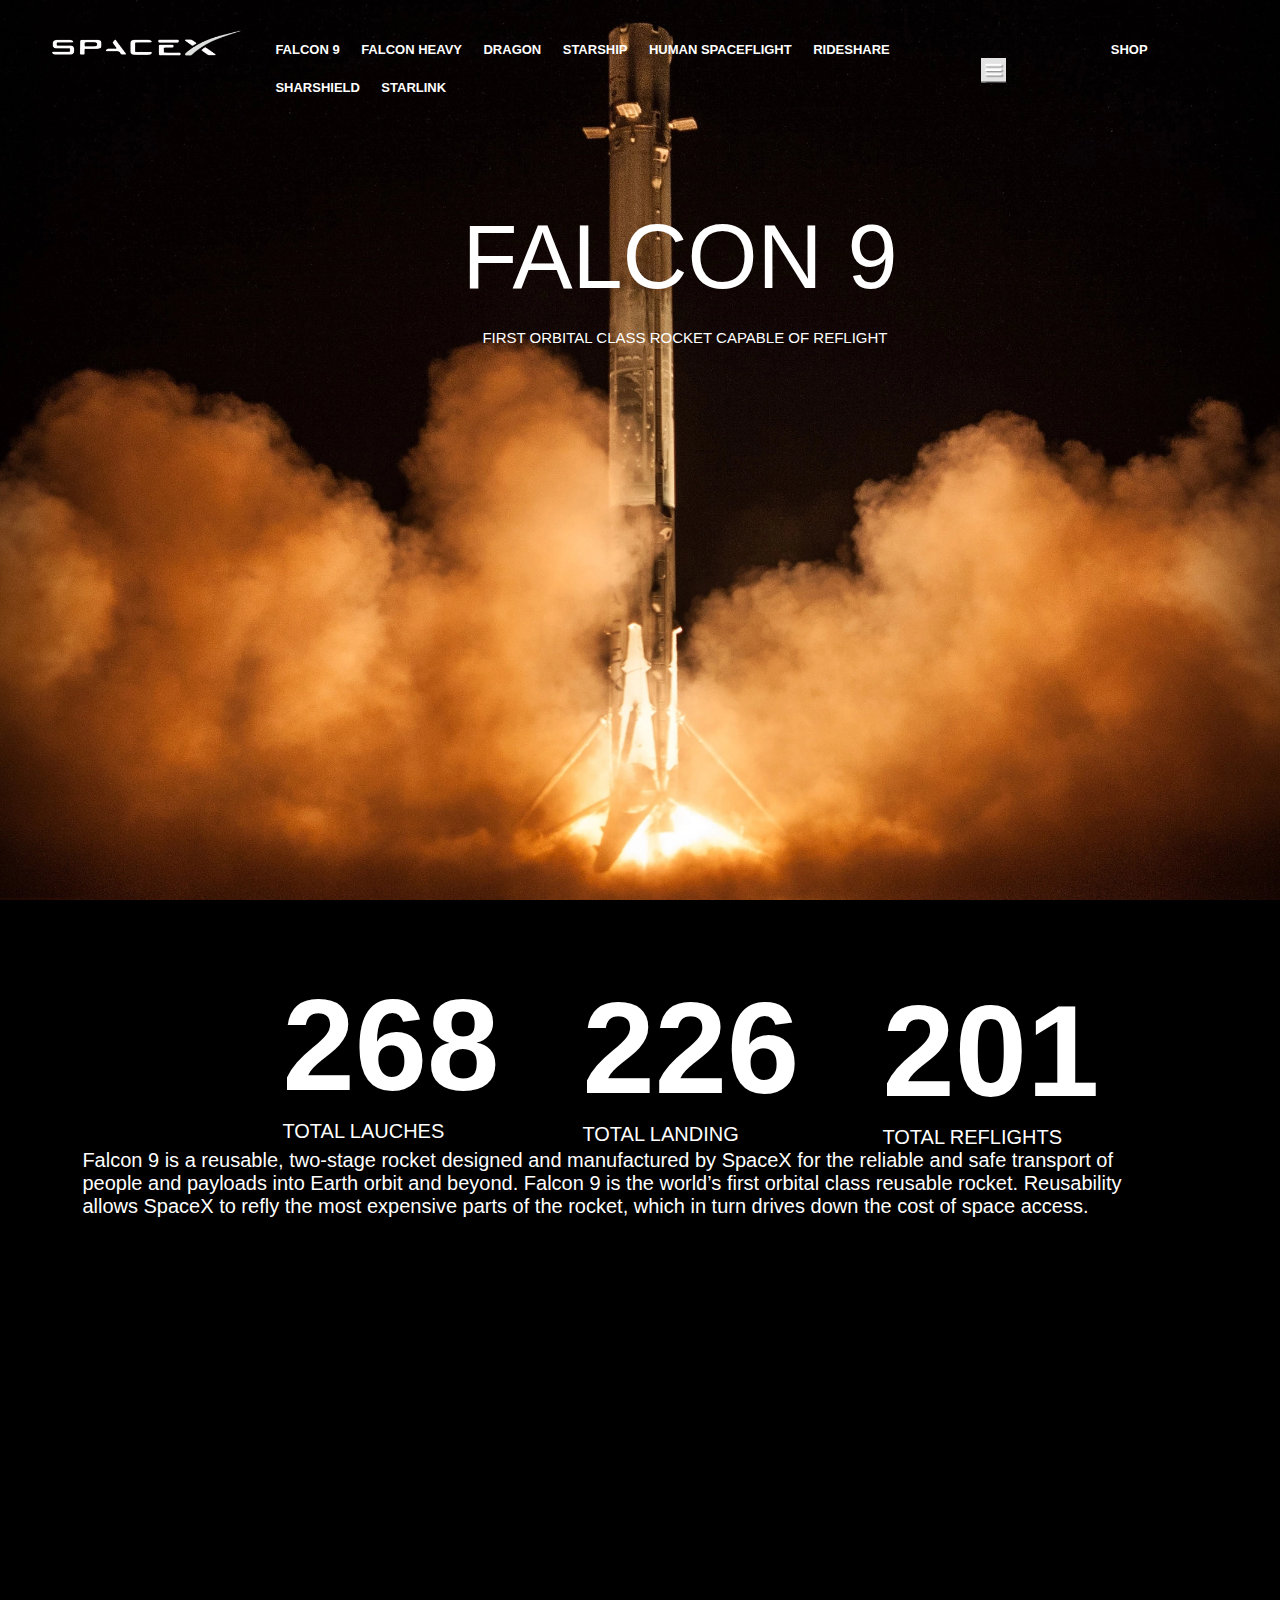
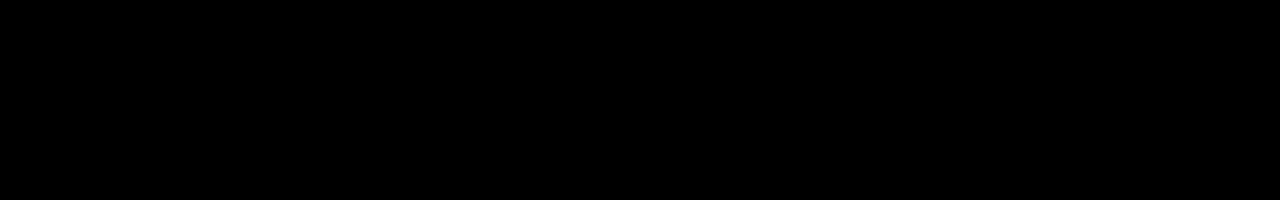
<file: Spacex.com/FALCON-9.html>
<!DOCTYPE html>
<html lang="en">

<head>
  <meta charset="UTF-8">
  <meta name="viewport" content="width=device-width, initial-scale=1.0">
  <title>FALCON 9</title>
  <link rel="stylesheet" href="falcon-9.css">
</head>

<body>
  <div class="head-section">
    <nav>
      <div>
        <img class="logo" src="image/logo.png">
      </div>

      <div class="menu">
        <ul>

          <li><a href="">FALCON 9</a></li>
          <li><a href="">FALCON HEAVY</a></li>
          <li><a href="">DRAGON</a></li>
          <li><a href="">STARSHIP</a></li>
          <li><a href="">HUMAN SPACEFLIGHT</a></li>
          <li><a href="">RIDESHARE</a></li>
          <li><a href="">SHARSHIELD</a></li>
          <li><a href="">STARLINK</a></li>




        </ul>

      </div>
      <div class="shop-bar">
        <ul>
          <li class="shop"><a href="">SHOP</a></li>
          <img class="menu-bar" src="image/menu-bar.png">

        </ul>


      </div>


    </nav>
    <div class="section1">
      <div class="FALCON-9">
        <h1>FALCON 9</h1>
        <P>FIRST ORBITAL CLASS ROCKET CAPABLE OF REFLIGHT </P>
      </div>
    </div>
  </div>
  <div class="section2">
    <div class="number">
      <div class="number1">
        <h1>268</h1>
        <p>TOTAL LAUCHES</p>
      </div>
      <div class="number2">
        <h1>226</h1>
        <p>TOTAL LANDING</p>
      </div>
      <div class="number3">
        <h1>201</h1>
        <P>TOTAL REFLIGHTS</p>
      </div>
      <div class="numberA">
        <p>Falcon 9 is a reusable, two-stage rocket designed
          and manufactured by SpaceX for the reliable and safe transport of people and payloads into Earth orbit and
          beyond. Falcon 9 is the world’s first orbital class reusable rocket. Reusability allows SpaceX to refly the
          most expensive parts of the rocket,
          which in turn drives down the cost of space access.</p>
      </div>
    </div>

</body>

</html>
</file>
<file: Spacex.com/falcon-9.css>
* {
  padding: 0;
  margin: 0;
  font-family: Arial, verdana, sans-serif;
  box-sizing: border-box;
}

.head-section {
  width: 100%;
  height: 100vh;
  background-image: url(image/falcon-9.png);
  background-size: cover;
  background-position: center;
  padding: 10px 8%;
  position: relative;
}

nav {
  display: flex;
  align-items: top;
  padding-top: 30px;
  padding: 10px 0;

}

.arrow1 {
  height: 30px;
  align-items: center;
  margin-left: 420px;
  margin-bottom: -70px;
}

nav .logo {
  width: ;
  cursor: pointer;
  margin-left: -50px;
  margin-top: 10px;
  padding-right: 0px;
  height: 35px;

}

.menu {
  font-weight: 750;
  justify-content: space-between;
  margin-left: 20px;
}

nav ul li {
  display: inline-block;
  list-style: none;
  margin: 0 20px;
  margin-top: 20px;
  margin-left: 7px;
  margin-right: 10px;
  padding-left: -20px;
  color: #fff;
}



.shop {
  margin-left: 3px;
  display: inline-block;
  list-style: none;
  margin: 0 20px;
  margin-top: 20px;
  margin-left: 7px;
  margin-right: 10px;
  font-weight: 750;

}

nav ul li a {
  text-decoration: none;
  color: #fff;
  font-size: 13px;

}



.section-2 {
  color: #fff;
  margin-top: 280px;
  margin-left: -45px;
  font-size: larger;
  padding-bottom: 20px;
}

.button-1 {
  margin-top: 40px;
  color: #fff;
  background-color: transparent;
  border-color: #fff;
  size: 200px;
  padding-top: 20px;
  padding-bottom: 20px;
  padding-left: 40px;
  padding-right: 40px;
  cursor: pointer;
}

.button-1:hover {
  color: #000;
  background-color: #fff;
  animation-direction: reverse;
  animation-play-state: running;
}

.menu-bar {
  cursor: pointer;
  margin-left: px;
  margin-right: -130px;
  height: 25px;
  margin-bottom: -9px;
  align-items: end;
  width: 25px;
}


.shop {
  align-items: end;
  margin-left: 130px;
  font-weight: 750;
  margin-right: 30px;
}



.FALCON-9 {
  color: #fff;
  justify-content: center;
  align-items: center;
  margin-left: 360px;
  margin-top: 100px;
}

.FALCON-9 h1 {
  font-size: 90px;
  font-family: D-DIN-Bold, arial, verdana, sans-serif;
  margin: 0px 0px 20px;
  font-style: normal;
  font-weight: 400;
}

.FALCON-9 p {
  font-size: 15px;
  margin-left: 20px;
}

.section2 {
  background-color: rgb(0, 0, 0);
  width: 100%;
  height: 100vh;
  background-size: cover;
  background-position: center;
  padding: 10px 8%;
  position: relative;
  color: #fff;
}

.section2 h1 {
  font-size: 130px;
  font-family: 'Franklin Gothic Medium', 'Arial Narrow', Arial, sans-serif;
}

.number {
  margin-left: -20px;
}

.section2 P {
  font-size: 20px;
}

.number1 {
  margin-left: 200px;
  margin-top: 60px;
}

.number2 {
  margin-left: 500px;
  margin-top: -170px;
}

.number3 {
  margin-left: 800px;
  margin-top: -170px;
}

.numberA {
  color: #fff;
  font-size: 10px;
  padding-right: -200px;
}
</file>
